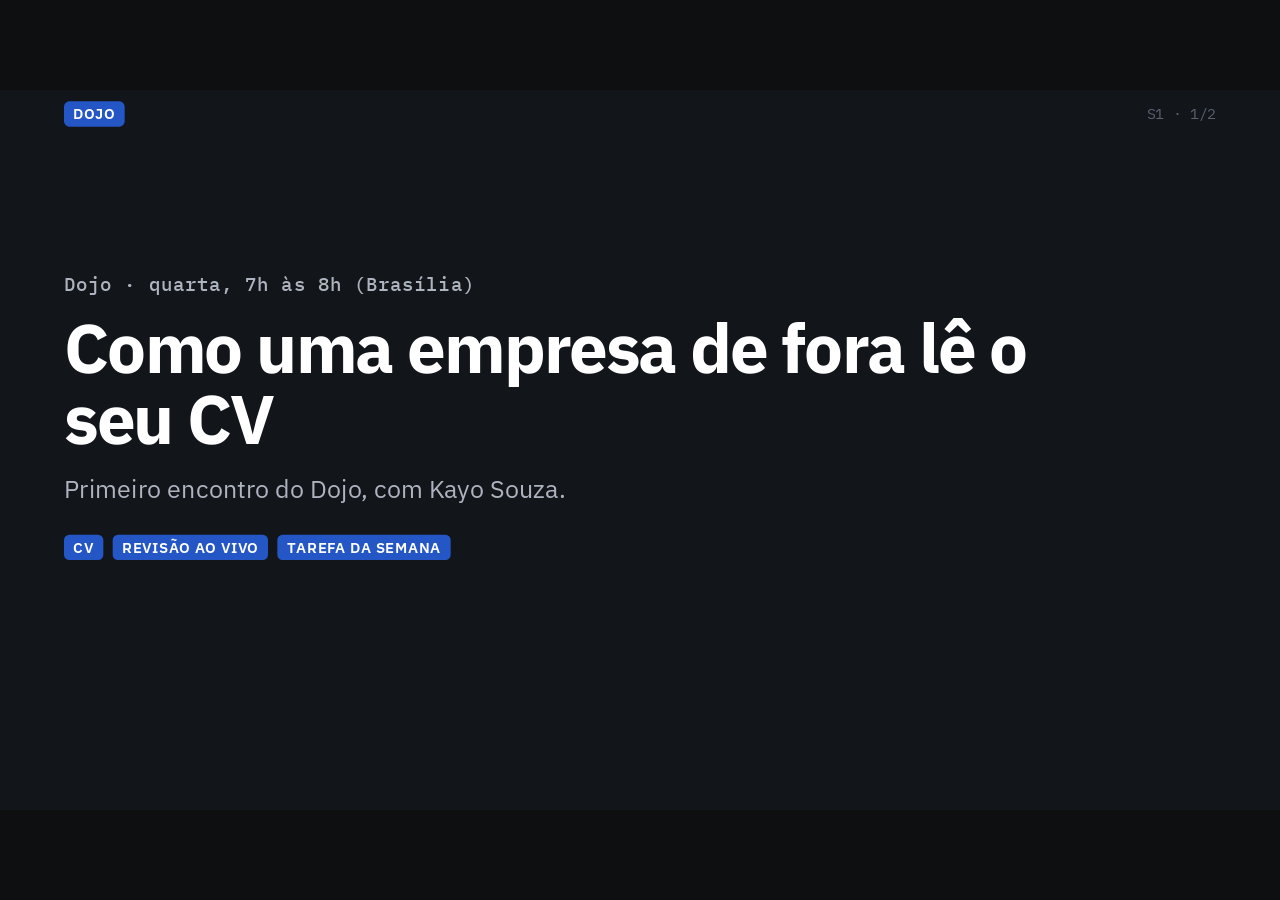
<file: index.html>
<!doctype html>
<html lang="pt-BR">
<head>
<meta charset="utf-8">
<meta name="viewport" content="width=device-width, initial-scale=1">
<title>Dojo: como uma empresa de fora lê o seu CV · deck-engine</title>
<link rel="stylesheet" href="deck.css">
</head>
<body>
<!-- Shared SVG defs: arrow markers for diagram wires. Colours follow the theme tokens. -->
<svg width="0" height="0" style="position:absolute" aria-hidden="true">
  <defs>
    <marker id="arr" viewBox="0 0 10 10" refX="9" refY="5" markerWidth="7" markerHeight="7" orient="auto-start-reverse"><path d="M0 0L10 5L0 10z" style="fill: var(--ink-2)"/></marker>
    <marker id="arr-accent" viewBox="0 0 10 10" refX="9" refY="5" markerWidth="7" markerHeight="7" orient="auto-start-reverse"><path d="M0 0L10 5L0 10z" style="fill: var(--accent)"/></marker>
  </defs>
</svg>
<div id="stage"><div id="canvas" aria-live="polite"></div></div>
<script src="deck.js"></script>
<!-- Scenes, in presentation order. One file per scene; each calls DECK.register({...}). -->
<script src="scenes/01-capa.js"></script>
<script src="scenes/02-trinta-segundos.js"></script>
<script src="scenes/03-antes-depois.js"></script>
<script src="scenes/04-padrao.js"></script>
<script src="scenes/05-tarefa.js"></script>
</body>
</html>
</file>
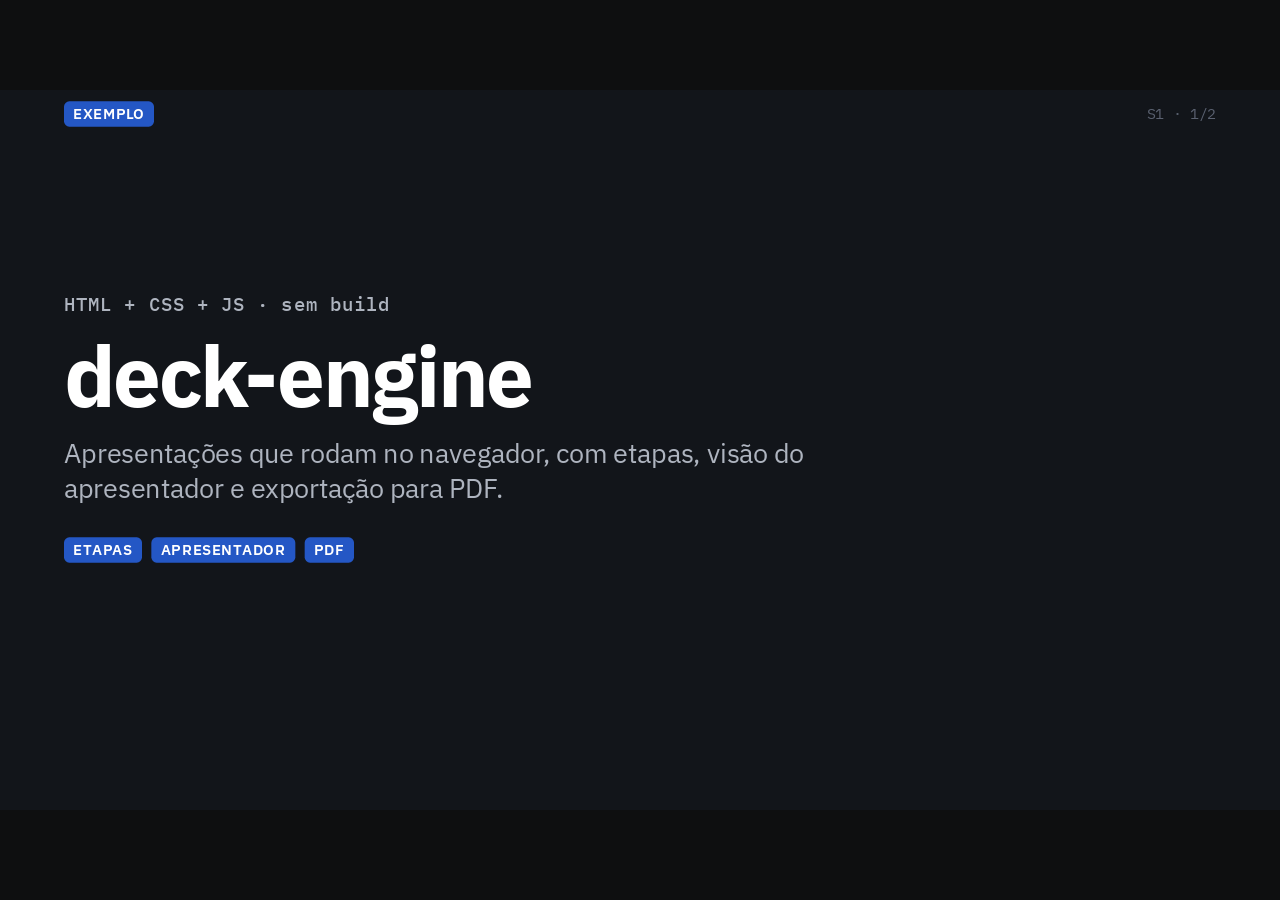
<file: examples/basico/index.html>
<!doctype html>
<html lang="pt-BR">
<head>
<meta charset="utf-8">
<meta name="viewport" content="width=device-width, initial-scale=1">
<title>deck-engine: exemplo básico</title>
<link rel="stylesheet" href="../../deck.css">
</head>
<body>
<!-- Shared SVG defs: arrow markers for diagram wires. Colours follow the theme tokens. -->
<svg width="0" height="0" style="position:absolute" aria-hidden="true">
  <defs>
    <marker id="arr" viewBox="0 0 10 10" refX="9" refY="5" markerWidth="7" markerHeight="7" orient="auto-start-reverse"><path d="M0 0L10 5L0 10z" style="fill: var(--ink-2)"/></marker>
    <marker id="arr-accent" viewBox="0 0 10 10" refX="9" refY="5" markerWidth="7" markerHeight="7" orient="auto-start-reverse"><path d="M0 0L10 5L0 10z" style="fill: var(--accent)"/></marker>
  </defs>
</svg>
<div id="stage"><div id="canvas" aria-live="polite"></div></div>
<script src="../../deck.js"></script>
<!-- Scenes, in presentation order. One file per scene; each calls DECK.register({...}). -->
<script src="scenes/01-cover.js"></script>
<script src="scenes/02-steps.js"></script>
<script src="scenes/03-diagram.js"></script>
<script src="scenes/04-code.js"></script>
</body>
</html>
</file>
<file: deck.css>
/* ===== Fonts: IBM Plex (SIL Open Font License 1.1, see assets/fonts/LICENSE-ibm-plex.txt) ===== */
@font-face { font-family: "Deck Sans"; src: url("assets/fonts/ibm-plex-sans-latin-400-normal.woff2") format("woff2"); font-weight: 400; font-style: normal; font-display: block; }
@font-face { font-family: "Deck Sans"; src: url("assets/fonts/ibm-plex-sans-latin-400-italic.woff2") format("woff2"); font-weight: 400; font-style: italic; font-display: block; }
@font-face { font-family: "Deck Sans"; src: url("assets/fonts/ibm-plex-sans-latin-500-normal.woff2") format("woff2"); font-weight: 500; font-style: normal; font-display: block; }
@font-face { font-family: "Deck Sans"; src: url("assets/fonts/ibm-plex-sans-latin-600-normal.woff2") format("woff2"); font-weight: 600; font-style: normal; font-display: block; }
@font-face { font-family: "Deck Sans"; src: url("assets/fonts/ibm-plex-sans-latin-700-normal.woff2") format("woff2"); font-weight: 700 900; font-style: normal; font-display: block; }
@font-face { font-family: "Deck Mono"; src: url("assets/fonts/ibm-plex-mono-latin-400-normal.woff2") format("woff2"); font-weight: 400; font-style: normal; font-display: block; }
@font-face { font-family: "Deck Mono"; src: url("assets/fonts/ibm-plex-mono-latin-500-normal.woff2") format("woff2"); font-weight: 500 700; font-style: normal; font-display: block; }

/* ===== Theme tokens: change these to rebrand the whole deck ===== */
:root {
  --bg: #FFFFFF; --bg-2: #F2F4F7;           /* slide background, panels */
  --ink: #1A1D21; --ink-2: #5A6170;         /* main and secondary text */
  --line: #D5D9E0;                          /* borders, dividers */
  --accent: #2457C5; --accent-2: #E3EBFA;   /* highlight stroke/text and active fill */
  --ok: #1F7A4D; --ok-2: #DFF1E6;           /* state colours: always pair them with a text label */
  --warn: #A8690C; --warn-2: #FBEBD0;
  --fail: #B3261E; --fail-2: #F8DEDC;
  --cover-bg: #12151A; --cover-ink: #FFFFFF; --cover-ink-2: #AEB4BF;
  --chip-bg: var(--accent); --chip-ink: #FFFFFF;
  --pulse: var(--accent);                   /* light that travels along flow-k paths */
  --font-sans: "Deck Sans", system-ui, sans-serif;
  --font-mono: "Deck Mono", ui-monospace, monospace;
  --t-ctrl: 180ms; --t-in: 320ms; --t-move: 520ms; --t-travel: 750ms;
  --ease: cubic-bezier(0.2, 0, 0, 1);
}

* { box-sizing: border-box; }
html, body { margin: 0; height: 100%; background: #0E0F10; color: var(--ink); font-family: var(--font-sans); -webkit-font-smoothing: antialiased; }
body.presenting { overflow: hidden; }

/* ===== Stage and canvas (reference canvas 1920 x 1080, scaled to fit) ===== */
#stage { position: fixed; inset: 0; display: block; background: #0E0F10; }
#canvas { width: 1920px; height: 1080px; background: var(--bg); position: absolute; left: 50%; top: 50%; margin: -540px 0 0 -960px; overflow: hidden; transform-origin: center center; }
#stage.black #canvas { visibility: hidden; }

/* ===== Scene chrome ===== */
.scene { position: absolute; inset: 0; display: none; background: var(--bg); }
.scene.current { display: block; }
.scene-head { position: absolute; left: 96px; right: 96px; top: 0; height: 72px; display: flex; align-items: center; justify-content: space-between; border-bottom: 1px solid var(--line); }
.scene-counter { font-size: 22px; color: var(--ink-2); font-family: var(--font-mono); }
.scene h1 { position: absolute; left: 96px; right: 96px; top: 96px; margin: 0; font-size: 56px; line-height: 1.1; font-weight: 700; letter-spacing: -0.015em; }
.scene .msg { position: absolute; left: 96px; right: 96px; top: 170px; margin: 0; font-size: 34px; line-height: 1.3; color: var(--ink-2); font-weight: 400; }
.scene .body { position: absolute; left: 96px; right: 96px; top: 250px; height: 780px; }
/* layout "wide": no message line, taller body */
.scene.wide .msg { display: none; }
.scene.wide .body { top: 190px; height: 840px; }
/* layout "cover": full-bleed dark slide, body takes the whole canvas */
.scene.cover { background: var(--cover-bg); color: var(--cover-ink); }
.scene.cover h1, .scene.cover .msg { display: none; }
.scene.cover .scene-head { border-bottom-color: transparent; }
.scene.cover .body { top: 72px; height: 960px; }
.scene.cover .muted { color: var(--cover-ink-2); }

/* ===== Chips ===== */
.chip { display: inline-flex; align-items: center; gap: 8px; height: 38px; padding: 0 14px; border-radius: 8px; font-size: 22px; font-weight: 600; letter-spacing: 0.06em; text-transform: uppercase; white-space: nowrap; line-height: 1; background: var(--bg-2); color: var(--ink-2); }
.chip.section { background: var(--chip-bg); color: var(--chip-ink); }
.chip.ok { background: var(--ok-2); color: var(--ok); }
.chip.warn { background: var(--warn-2); color: var(--warn); }
.chip.fail { background: var(--fail-2); color: var(--fail); }
.chip.tag { border: 1px solid var(--line); text-transform: none; letter-spacing: 0; font-weight: 500; }

/* ===== Diagram layer: HTML nodes over an SVG wire layer ===== */
.diagram { position: relative; width: 100%; height: 100%; }
.wires { position: absolute; inset: 0; width: 100%; height: 100%; overflow: visible; pointer-events: none; }
.wire { fill: none; stroke: var(--ink-2); stroke-width: 3; stroke-linecap: round; stroke-linejoin: round; }
.wire.dashed { stroke-dasharray: 10 10; }
.wire.accent { stroke: var(--accent); }
.wlabel { font-family: var(--font-sans); font-size: 24px; fill: var(--ink-2); font-weight: 500; }
.wlabel.mono { font-family: var(--font-mono); }
.wlabel.bg { paint-order: stroke; stroke: var(--bg); stroke-width: 10px; stroke-linejoin: round; }

.node { position: absolute; left: var(--x); top: var(--y); width: var(--w, 220px); height: var(--h, 96px); display: flex; flex-direction: column; align-items: center; justify-content: center; gap: 4px; text-align: center; padding: 8px 14px; background: var(--bg); border: 2px solid var(--ink); border-radius: 12px; font-size: 26px; font-weight: 500; line-height: 1.15; }
.node .sub { font-size: 22px; color: var(--ink-2); font-weight: 400; }
.node.dashed { border-style: dashed; border-color: var(--ink-2); }
.node.store { border-radius: 50% / 14px; padding-top: 16px; }
.node.active { background: var(--accent-2); border-color: var(--accent); }
.node.ok { background: var(--ok-2); border-color: var(--ok); }
.node.warn { background: var(--warn-2); border-color: var(--warn); }
.node.fail { background: var(--fail-2); border-color: var(--fail); }

/* token that travels: set --x/--y per step in the scene CSS */
.tok { position: absolute; left: 0; top: 0; width: 44px; height: 44px; border-radius: 50%; background: var(--accent); color: #fff; display: grid; place-items: center; font-family: var(--font-mono); font-size: 18px; font-weight: 500; transform: translate(var(--x, 0px), var(--y, 0px)); transition: transform var(--t-travel) var(--ease), opacity var(--t-in) var(--ease); z-index: 5; box-shadow: 0 0 0 4px var(--bg); }

/* wire draw-in: add pathLength="1" to the <path> */
.draw { stroke-dasharray: 1; stroke-dashoffset: 1; }

/* ===== Panels, lists, code, tables ===== */
.panel { position: absolute; left: var(--x); top: var(--y); width: var(--w); height: var(--h, auto); background: var(--bg-2); border: 1px solid var(--line); border-radius: 12px; padding: 20px 24px; font-size: 28px; line-height: 1.35; }
.panel.static { position: relative; left: auto; top: auto; width: auto; }
.panel .ptitle { font-size: 22px; font-weight: 600; text-transform: uppercase; letter-spacing: 0.05em; color: var(--ink-2); margin-bottom: 10px; }

ul.list { margin: 0; padding-left: 34px; font-size: 32px; line-height: 1.35; }
ul.list li { margin: 0 0 18px; }
ul.list li b { font-weight: 600; }
.cols { display: grid; gap: 48px; height: 100%; }
.cols.two { grid-template-columns: 1fr 1fr; }
.cols.three { grid-template-columns: 1fr 1fr 1fr; }

.code, .diff { font-family: var(--font-mono); font-size: 26px; line-height: 1.45; white-space: pre; margin: 0; background: var(--bg-2); border: 1px solid var(--line); border-radius: 12px; padding: 18px 8px; }
.code .ln, .diff .ln { display: block; padding: 0 16px; border-radius: 6px; }
.code .c { color: var(--ink-2); }      /* comment */
.code .k { color: var(--accent); }     /* keyword */
.code .s { color: var(--ok); }         /* string */
.diff .add { background: var(--ok-2); color: var(--ok); }
.diff .del { background: var(--fail-2); color: var(--fail); }
.mono { font-family: var(--font-mono); }
.muted { color: var(--ink-2); }
.small-note { font-size: 22px; color: var(--ink-2); line-height: 1.3; }

table.tbl { border-collapse: collapse; width: 100%; font-size: 28px; line-height: 1.3; }
table.tbl th, table.tbl td { text-align: left; padding: 12px 16px; border-bottom: 1px solid var(--line); vertical-align: top; }
table.tbl th { font-size: 22px; text-transform: uppercase; letter-spacing: 0.05em; color: var(--ink-2); font-weight: 600; }

/* ===== Step helpers (state rules are generated by deck.js for steps 0..9) ===== */
.scene .at-1, .scene .at-2, .scene .at-3, .scene .at-4, .scene .at-5, .scene .at-6, .scene .at-7, .scene .at-8, .scene .at-9 { opacity: 0; }
.scene [class*="only-"] { opacity: 0; }
.rise { transform: translateY(14px); }
.scene .node, .scene .panel, .scene .wire, .scene .wlabel, .scene .chip, .scene .ln, .scene li, .scene .rise, .scene [class*="at-"], .scene [class*="only-"] {
  transition: opacity var(--t-in) var(--ease), transform var(--t-move) var(--ease), filter var(--t-in) var(--ease), stroke-dashoffset var(--t-travel) var(--ease), stroke var(--t-in) var(--ease), fill var(--t-in) var(--ease), box-shadow var(--t-in) var(--ease), background-color var(--t-in) var(--ease), border-color var(--t-in) var(--ease), color var(--t-in) var(--ease);
}

/* focus-k: highlight one thing, fade the rest (filter multiplies opacity, so hidden stays hidden) */
.scene.focus-on .node:not(.focus-now):not(.focus-up), .scene.focus-on .panel:not(.focus-now):not(.focus-up),
.scene.focus-on .code:not(.focus-now):not(.focus-up), .scene.focus-on .chip:not(.focus-now):not(.focus-up):not(.section), .scene.focus-on table:not(.focus-now):not(.focus-up), .scene.focus-on ul:not(.focus-now):not(.focus-up) { filter: saturate(0.4) opacity(0.32); }
.scene.focus-on .wire:not(.focus-now):not(.flow-on), .scene.focus-on .wlabel:not(.focus-now):not(.flow-on) { filter: opacity(0.28); }
.scene .focus-now.node, .scene .focus-now.panel { box-shadow: 0 0 0 4px var(--bg), 0 0 0 7px var(--accent); }
.wire.flow-on { stroke: var(--accent); stroke-width: 4; }
.flowlight { fill: none; stroke: var(--pulse); stroke-width: 9; stroke-linecap: round; stroke-dasharray: 0.14 1; pointer-events: none; }

/* snap: no transitions while jumping */
.snap *, .snap *::before, .snap *::after { transition: none !important; animation: none !important; }
/* reduced motion: short fades only */
.reduced *, .reduced *::before, .reduced *::after { transition-duration: 120ms !important; transition-property: opacity, background-color, border-color, color !important; }
@media (prefers-reduced-motion: reduce) { .auto-reduced *, .auto-reduced *::before, .auto-reduced *::after { transition-duration: 120ms !important; transition-property: opacity, background-color, border-color, color !important; } }

/* ===== HUD (projection) ===== */
#hud { position: fixed; left: 50%; bottom: 18px; transform: translateX(-50%); display: flex; gap: 6px; padding: 8px; background: rgba(20,21,23,0.92); border-radius: 12px; opacity: 0; transition: opacity var(--t-ctrl) var(--ease); z-index: 50; }
#hud.show, #hud:focus-within { opacity: 1; }
#hud button { white-space: nowrap; font: 500 14px/1 var(--font-sans); color: #fff; background: transparent; border: 1px solid rgba(255,255,255,0.25); border-radius: 8px; padding: 8px 10px; cursor: pointer; }
#hud button:hover { background: rgba(255,255,255,0.12); }
#hud button:focus-visible, .overlay button:focus-visible { outline: 3px solid var(--accent); outline-offset: 2px; }
#hud button[aria-pressed="true"] { background: var(--accent); border-color: var(--accent); }
#hud .pos { color: #cfd3d8; font: 400 14px/1 var(--font-mono); align-self: center; padding: 0 8px; }

/* ===== Overlays (overview, help, go to) ===== */
.overlay { position: fixed; inset: 0; background: rgba(14,15,16,0.96); color: #fff; z-index: 60; overflow: auto; padding: 32px 48px; display: none; }
.overlay.show { display: block; }
.overlay h2 { margin: 0 0 16px; font-size: 22px; font-weight: 600; }
.ov-block { margin: 0 0 22px; }
.ov-block .bt { font: 500 13px/1 var(--font-mono); color: #9aa0a6; margin: 0 0 8px; letter-spacing: 0.06em; text-transform: uppercase; }
.ov-grid { display: grid; grid-template-columns: repeat(auto-fill, minmax(230px, 1fr)); gap: 8px; }
.ov-grid button { text-align: left; background: #1c1e21; color: #fff; border: 1px solid #2e3136; border-radius: 10px; padding: 10px 12px; cursor: pointer; font: 400 15px/1.3 var(--font-sans); }
.ov-grid button .sid { font: 500 12px/1 var(--font-mono); color: #9aa0a6; display: block; margin-bottom: 6px; }
.ov-grid button.cur { border-color: var(--accent); background: #1d2636; }
.overlay .help { font: 400 15px/1.7 var(--font-sans); columns: 2; max-width: 900px; }
.overlay kbd { font: 500 13px/1 var(--font-mono); background: #2a2d31; padding: 3px 6px; border-radius: 4px; }
.goto { position: fixed; left: 50%; top: 40%; transform: translateX(-50%); background: #1c1e21; color: #fff; border-radius: 12px; padding: 16px 20px; z-index: 70; display: none; font: 400 16px var(--font-sans); }
.goto.show { display: block; }
.goto input { font: 500 20px var(--font-mono); width: 120px; margin-left: 10px; background: #0e0f10; color: #fff; border: 1px solid #3a3d42; border-radius: 6px; padding: 6px 8px; }

/* ===== Presenter view (index.html?presenter=1) ===== */
body.presenter { background: #111214; color: #e9ebee; overflow: hidden; }
body.presenter #stage { display: none; }
#pv { position: fixed; inset: 0; display: grid; grid-template-columns: 250px minmax(0, 1.25fr) minmax(0, 1fr); grid-template-rows: auto minmax(0, 46vh) minmax(0, 1fr); gap: 12px; padding: 12px; }
#pv .pv-top { grid-column: 1 / -1; display: flex; align-items: center; gap: 14px; flex-wrap: wrap; font: 500 16px var(--font-mono); color: #c6cad0; }
#pv .pv-top .big { font-size: 34px; color: #fff; font-weight: 500; }
#pv .pv-top .lbl { font: 400 13px var(--font-sans); color: #8a8f96; text-transform: uppercase; letter-spacing: .06em; }
#pv .pv-top .sp { flex: 1; }
#pv .pv-top .delta.late { color: #f0b36a; }
#pv .pv-top .delta.early { color: #86d5a3; }
#pv .pv-top button { font: 500 14px var(--font-sans); color: #fff; background: #26292e; border: 1px solid #3a3d42; border-radius: 8px; padding: 8px 12px; cursor: pointer; }
#pv .pv-top button:focus-visible { outline: 3px solid var(--accent); }
.pv-map { grid-column: 1; grid-row: 2 / 4; overflow: auto; background: #17181a; border-radius: 10px; padding: 8px; }
.pv-map .mb { font: 600 11px var(--font-mono); color: #7d828a; text-transform: uppercase; letter-spacing: .08em; margin: 10px 6px 4px; }
.pv-map .mi { display: block; width: 100%; text-align: left; background: transparent; border: 0; border-left: 3px solid transparent; color: #c9ccd1; padding: 6px 8px; border-radius: 4px; cursor: pointer; font: 400 14px/1.3 var(--font-sans); }
.pv-map .mi .mt { display: block; }
.pv-map .mi .mm { display: block; font: 400 11px var(--font-mono); color: #7d828a; }
.pv-map .mi.done { color: #6c7077; }
.pv-map .mi.cur { background: #1d2636; border-left-color: var(--accent); color: #fff; font-weight: 600; }
.pv-map .mi:focus-visible { outline: 2px solid var(--accent); }
.pv-cur, .pv-next { position: relative; background: #0e0f10; border-radius: 10px; overflow: hidden; min-height: 0; }
#pv .pv-cur { grid-column: 2; grid-row: 2; }
.pv-cur > .pv-frame, .pv-next > .pv-frame { position: absolute; overflow: hidden; left: 0; top: 0; width: 1920px; height: 1080px; transform-origin: 0 0; background: var(--bg); color: var(--ink); }
.pv-label { position: absolute; left: 10px; top: 8px; z-index: 2; font: 500 12px var(--font-mono); color: #fff; background: rgba(0,0,0,0.55); padding: 4px 8px; border-radius: 6px; }
.pv-side { grid-column: 3; grid-row: 2; display: grid; grid-template-rows: minmax(0, 1fr) auto; gap: 12px; min-height: 0; }
.pv-card { background: #1a1c1f; border-radius: 10px; padding: 12px 16px; font: 400 17px/1.4 var(--font-sans); color: #e3e5e8; max-height: 22vh; overflow: auto; }
.pv-card .obj { font-weight: 600; margin-bottom: 6px; color: #fff; }
.pv-card .points { margin: 0; padding-left: 18px; }
.pv-notes { grid-column: 2; grid-row: 3; background: #1a1c1f; border-radius: 10px; padding: 18px 24px; font: 400 25px/1.5 var(--font-sans); overflow: auto; }
.pv-notes .nt { display: flex; justify-content: space-between; align-items: center; font: 500 13px var(--font-mono); color: #9aa0a6; text-transform: uppercase; letter-spacing: 0.06em; margin-bottom: 8px; }
.dots { font: 400 13px var(--font-mono); color: #8a8f96; text-transform: none; letter-spacing: 0; }
.dots i { display: inline-block; width: 9px; height: 9px; border-radius: 50%; background: #3a3d42; margin-right: 4px; }
.dots i.done { background: #6c7077; }
.dots i.cur { background: var(--accent); }
.pv-help { grid-column: 3; grid-row: 3; background: #1a1c1f; border-radius: 10px; padding: 14px 18px; overflow: auto; font: 400 18px/1.45 var(--font-sans); color: #e3e5e8; }
.pv-help .nt { font: 500 12px var(--font-mono); color: #9aa0a6; text-transform: uppercase; letter-spacing: .06em; margin: 8px 0 6px; }
.pv-help .bridge { color: #fff; }
.pv-help .questions p { margin: 0 0 10px; }
.pv-help .questions b { color: #fff; font-weight: 600; }
.pv-help .nxt { margin-top: 12px; padding-top: 10px; border-top: 1px solid #2e3136; color: #9aa0a6; font-size: 15px; }

/* ===== Print mode (index.html?print=1 or ?print=final) ===== */
@page { size: 1920px 1080px; margin: 0; }
body.print { background: #fff; overflow: visible; height: auto; }
body.print #stage, body.print #hud { display: none; }
.page { position: relative; width: 1920px; height: 1080px; overflow: hidden; background: var(--bg); page-break-after: always; break-after: page; }
.page .scene { display: block; }
.page .frame-label { position: absolute; right: 96px; bottom: 20px; font: 400 18px var(--font-mono); color: var(--ink-2); }
.page .scene.cover ~ .frame-label { color: var(--cover-ink-2); }
.page.final .frame-label { display: none; }
.page.final .scene.focus-on * { filter: none !important; }
.page.final .focus-now { box-shadow: none !important; }
</file>
